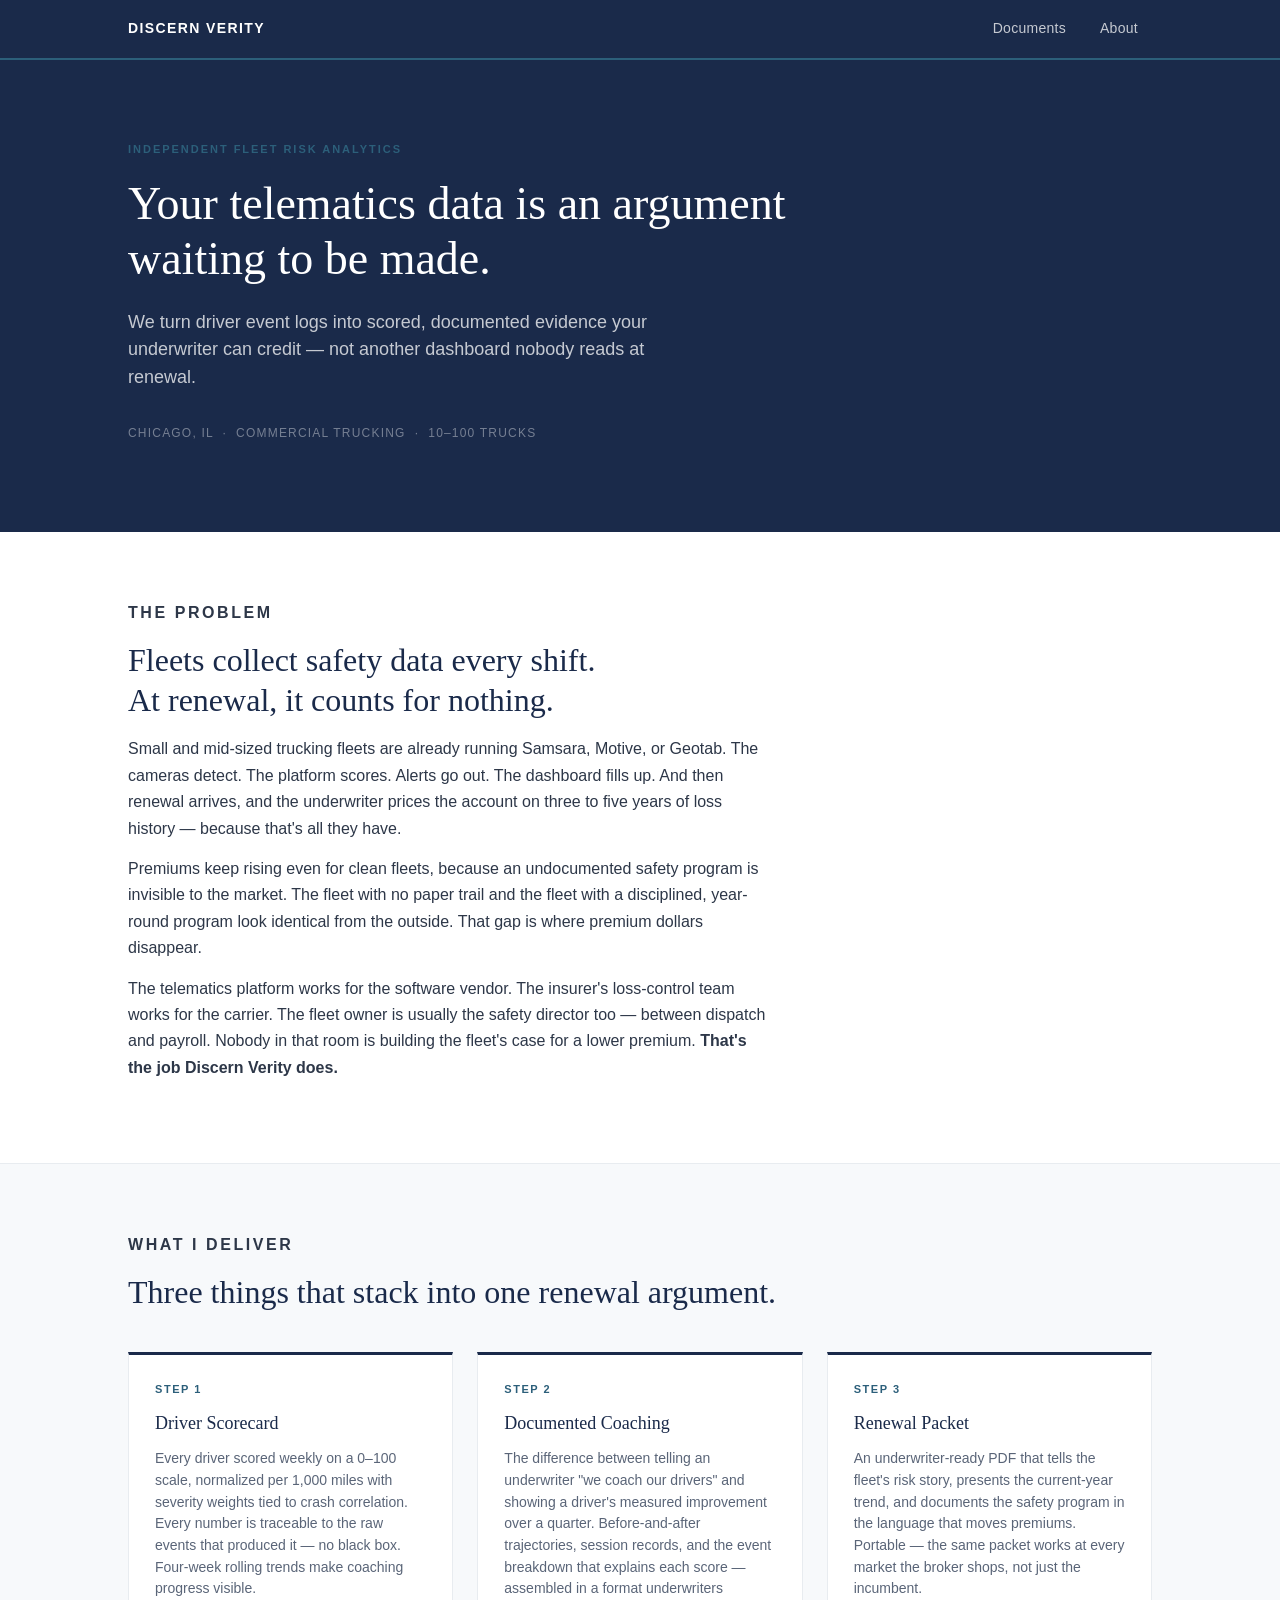
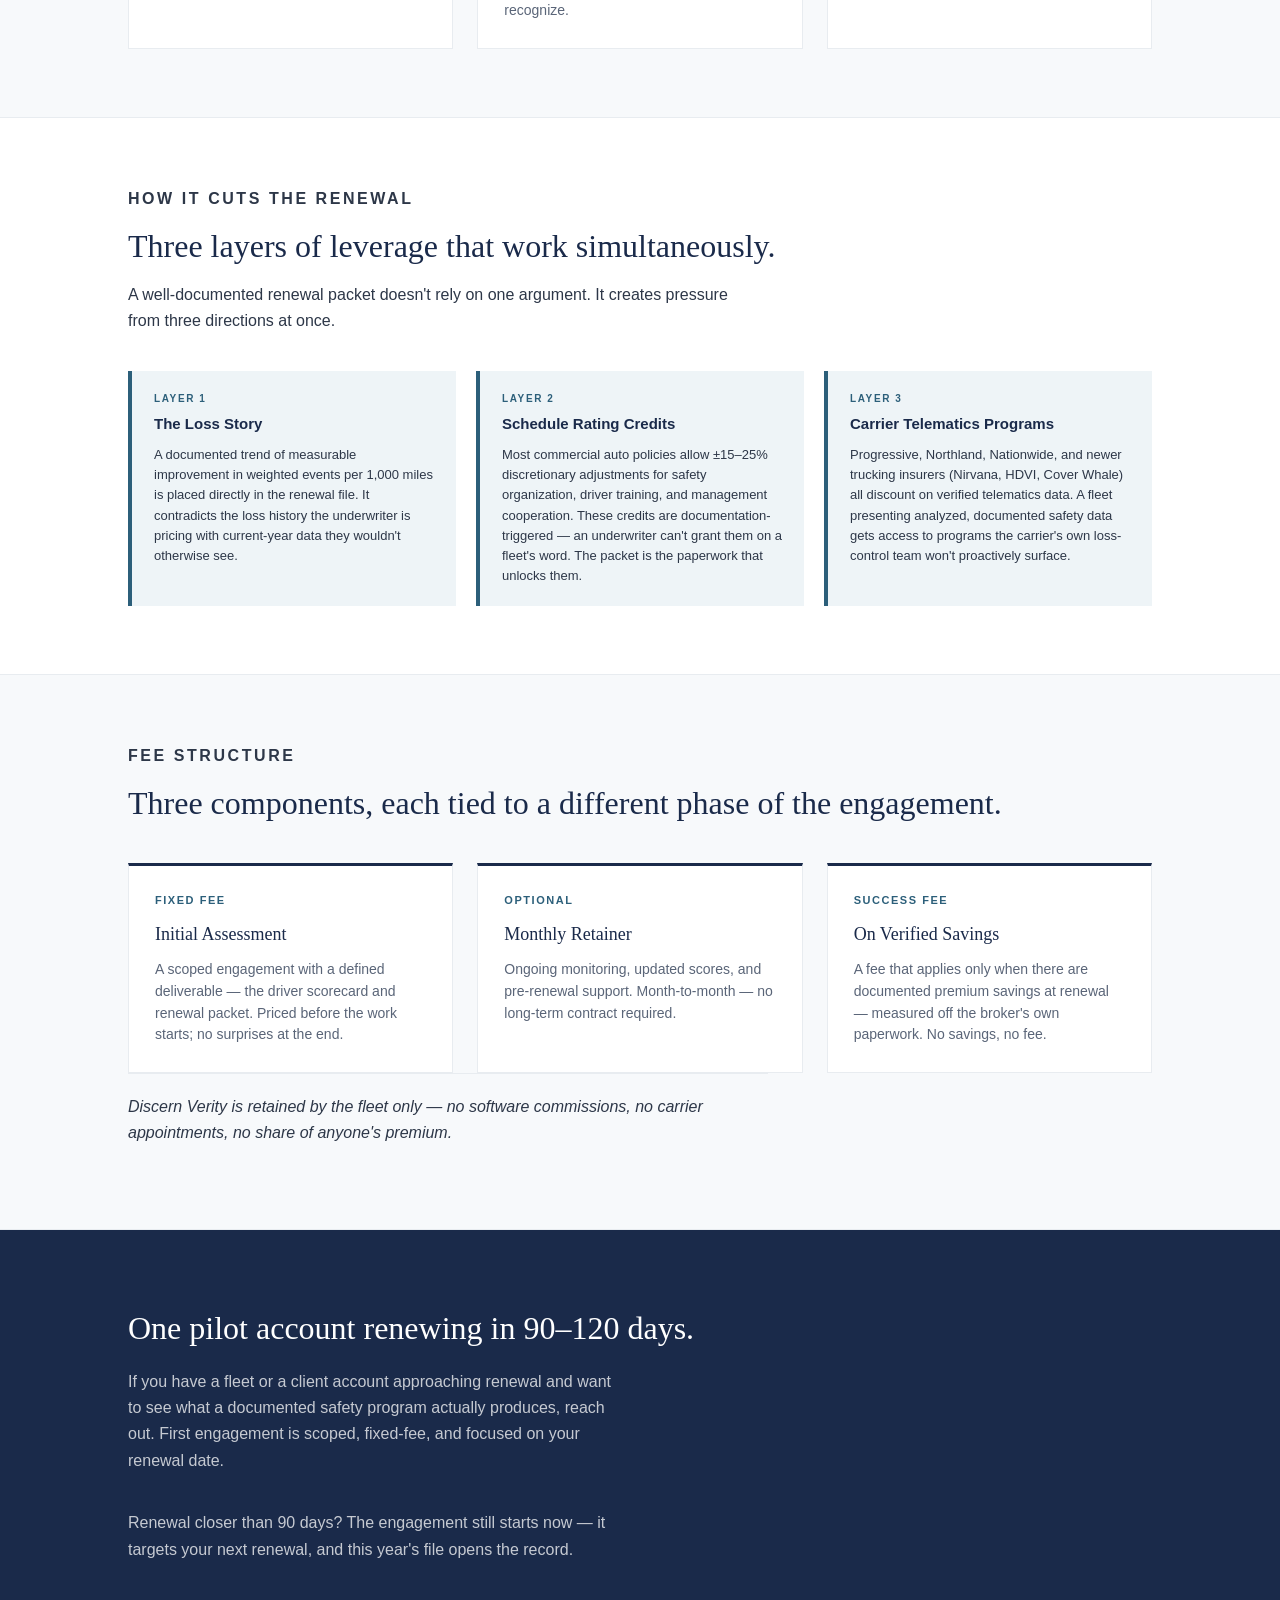
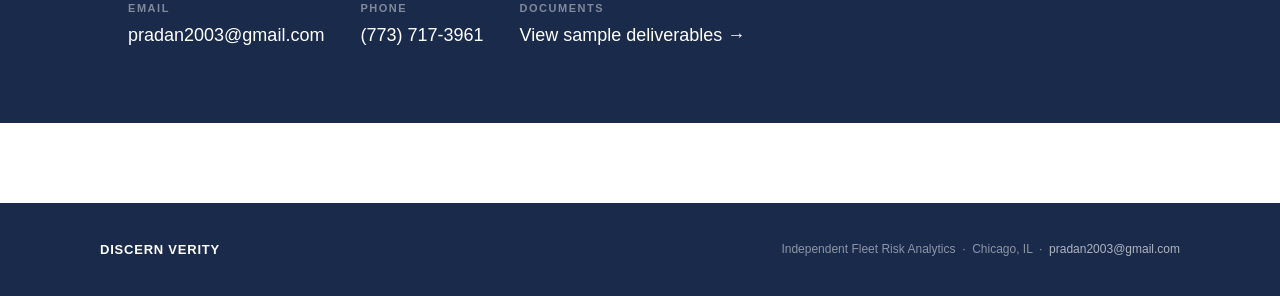
<file: index.html>
<!DOCTYPE html>
<html lang="en">
<head>
  <meta charset="UTF-8">
  <meta name="viewport" content="width=device-width, initial-scale=1.0">
  <title>Discern Verity — Independent Fleet Risk Analytics</title>
  <meta name="description" content="Discern Verity turns fleet telematics data into driver scorecards, documented coaching, and underwriter-ready renewal packets. Chicago, IL.">
  <link rel="stylesheet" href="site.css">
</head>
<body>

  <!-- ── Header ─────────────────────────────────────────────────────── -->
  <header class="site-header">
    <nav class="site-nav container">
      <a class="brand" href="index.html">Discern Verity</a>
      <div class="nav-links">
        <a href="documents.html">Documents</a>
        <a href="about.html">About</a>
      </div>
    </nav>
  </header>

  <!-- ── Hero ───────────────────────────────────────────────────────── -->
  <section class="hero">
    <div class="container">
      <p class="hero-eyebrow">Independent Fleet Risk Analytics</p>
      <h1>Your telematics data is an argument waiting to be made.</h1>
      <p class="hero-sub">
        We turn driver event logs into scored, documented evidence your underwriter
        can credit — not another dashboard nobody reads at renewal.
      </p>
      <p class="hero-location">Chicago, IL &nbsp;·&nbsp; Commercial Trucking &nbsp;·&nbsp; 10–100 trucks</p>
    </div>
  </section>

  <!-- ── Problem ────────────────────────────────────────────────────── -->
  <section class="section">
    <div class="container">
      <p class="section-label">The problem</p>
      <h2>Fleets collect safety data every shift.<br>At renewal, it counts for nothing.</h2>
      <div class="section-body">
        <p>
          Small and mid-sized trucking fleets are already running Samsara, Motive, or Geotab.
          The cameras detect. The platform scores. Alerts go out. The dashboard fills up.
          And then renewal arrives, and the underwriter prices the account on three to five
          years of loss history — because that's all they have.
        </p>
        <p>
          Premiums keep rising even for clean fleets, because an undocumented safety
          program is invisible to the market. The fleet with no paper trail and the fleet
          with a disciplined, year-round program look identical from the outside.
          That gap is where premium dollars disappear.
        </p>
        <p>
          The telematics platform works for the software vendor. The insurer's loss-control
          team works for the carrier. The fleet owner is usually the safety director too —
          between dispatch and payroll. Nobody in that room is building the fleet's case
          for a lower premium.
          <strong>That's the job Discern Verity does.</strong>
        </p>
      </div>
    </div>
  </section>

  <hr class="section-divider">

  <!-- ── What I deliver ─────────────────────────────────────────────── -->
  <section class="section section-alt">
    <div class="container">
      <p class="section-label">What I deliver</p>
      <h2>Three things that stack into one renewal argument.</h2>
      <div class="deliver-grid">

        <div class="deliver-card">
          <p class="step">Step 1</p>
          <h3>Driver Scorecard</h3>
          <p>
            Every driver scored weekly on a 0–100 scale, normalized per 1,000 miles
            with severity weights tied to crash correlation. Every number is
            traceable to the raw events that produced it — no black box.
            Four-week rolling trends make coaching progress visible.
          </p>
        </div>

        <div class="deliver-card">
          <p class="step">Step 2</p>
          <h3>Documented Coaching</h3>
          <p>
            The difference between telling an underwriter "we coach our drivers"
            and showing a driver's measured improvement over a quarter.
            Before-and-after trajectories, session records, and the event breakdown
            that explains each score — assembled in a format underwriters recognize.
          </p>
        </div>

        <div class="deliver-card">
          <p class="step">Step 3</p>
          <h3>Renewal Packet</h3>
          <p>
            An underwriter-ready PDF that tells the fleet's risk story, presents
            the current-year trend, and documents the safety program in the language
            that moves premiums. Portable — the same packet works at every market
            the broker shops, not just the incumbent.
          </p>
        </div>

      </div>
    </div>
  </section>

  <hr class="section-divider">

  <!-- ── Three Layers ───────────────────────────────────────────────── -->
  <section class="section">
    <div class="container">
      <p class="section-label">How it cuts the renewal</p>
      <h2>Three layers of leverage that work simultaneously.</h2>
      <p style="max-width:600px; margin-bottom:0; color:var(--body-text);">
        A well-documented renewal packet doesn't rely on one argument.
        It creates pressure from three directions at once.
      </p>

      <div class="layers-grid">

        <div class="layer-card">
          <p class="layer-num">Layer 1</p>
          <h3>The Loss Story</h3>
          <p>
            A documented trend of measurable improvement in weighted events per
            1,000 miles is placed directly in the renewal file. It contradicts the
            loss history the underwriter is pricing with current-year data they
            wouldn't otherwise see.
          </p>
        </div>

        <div class="layer-card">
          <p class="layer-num">Layer 2</p>
          <h3>Schedule Rating Credits</h3>
          <p>
            Most commercial auto policies allow ±15–25% discretionary adjustments
            for safety organization, driver training, and management cooperation.
            These credits are documentation-triggered — an underwriter can't grant
            them on a fleet's word. The packet is the paperwork that unlocks them.
          </p>
        </div>

        <div class="layer-card">
          <p class="layer-num">Layer 3</p>
          <h3>Carrier Telematics Programs</h3>
          <p>
            Progressive, Northland, Nationwide, and newer trucking insurers
            (Nirvana, HDVI, Cover Whale) all discount on verified telematics data.
            A fleet presenting analyzed, documented safety data gets access to
            programs the carrier's own loss-control team won't proactively surface.
          </p>
        </div>

      </div>
    </div>
  </section>

  <hr class="section-divider">

  <!-- ── Fee structure ─────────────────────────────────────────────── -->
  <section class="section section-alt">
    <div class="container">
      <p class="section-label">Fee structure</p>
      <h2>Three components, each tied to a different phase of the engagement.</h2>
      <div class="deliver-grid">

        <div class="deliver-card">
          <p class="step">Fixed Fee</p>
          <h3>Initial Assessment</h3>
          <p>
            A scoped engagement with a defined deliverable — the driver scorecard and
            renewal packet. Priced before the work starts; no surprises at the end.
          </p>
        </div>

        <div class="deliver-card">
          <p class="step">Optional</p>
          <h3>Monthly Retainer</h3>
          <p>
            Ongoing monitoring, updated scores, and pre-renewal support.
            Month-to-month — no long-term contract required.
          </p>
        </div>

        <div class="deliver-card">
          <p class="step">Success Fee</p>
          <h3>On Verified Savings</h3>
          <p>
            A fee that applies only when there are documented premium savings at
            renewal — measured off the broker's own paperwork. No savings, no fee.
          </p>
        </div>

      </div>
      <p class="paid-closer">
        Discern Verity is retained by the fleet only — no software commissions,
        no carrier appointments, no share of anyone's premium.
      </p>
    </div>
  </section>

  <hr class="section-divider">

  <!-- ── CTA / Contact ──────────────────────────────────────────────── -->
  <section class="cta-section">
    <div class="container">
      <h2>One pilot account renewing in 90–120 days.</h2>
      <p>
        If you have a fleet or a client account approaching renewal and want to
        see what a documented safety program actually produces, reach out.
        First engagement is scoped, fixed-fee, and focused on your renewal date.
      </p>
      <p class="cta-secondary">
        Renewal closer than 90 days? The engagement still starts now — it
        targets your next renewal, and this year's file opens the record.
      </p>
      <div class="contact-grid">
        <div class="contact-item">
          <span class="contact-label">Email</span>
          <span class="contact-value">
            <a href="mailto:pradan2003@gmail.com">pradan2003@gmail.com</a>
          </span>
        </div>
        <div class="contact-item">
          <span class="contact-label">Phone</span>
          <span class="contact-value">
            <a href="tel:+17737173961">(773) 717-3961</a>
          </span>
        </div>
        <div class="contact-item">
          <span class="contact-label">Documents</span>
          <span class="contact-value">
            <a href="documents.html">View sample deliverables →</a>
          </span>
        </div>
      </div>
    </div>
  </section>

  <!-- ── Footer ─────────────────────────────────────────────────────── -->
  <footer class="site-footer">
    <div class="footer-inner">
      <span class="footer-brand">Discern Verity</span>
      <span class="footer-copy">
        Independent Fleet Risk Analytics &nbsp;·&nbsp; Chicago, IL
        &nbsp;·&nbsp; <a href="mailto:pradan2003@gmail.com">pradan2003@gmail.com</a>
      </span>
    </div>
  </footer>

</body>
</html>
</file>
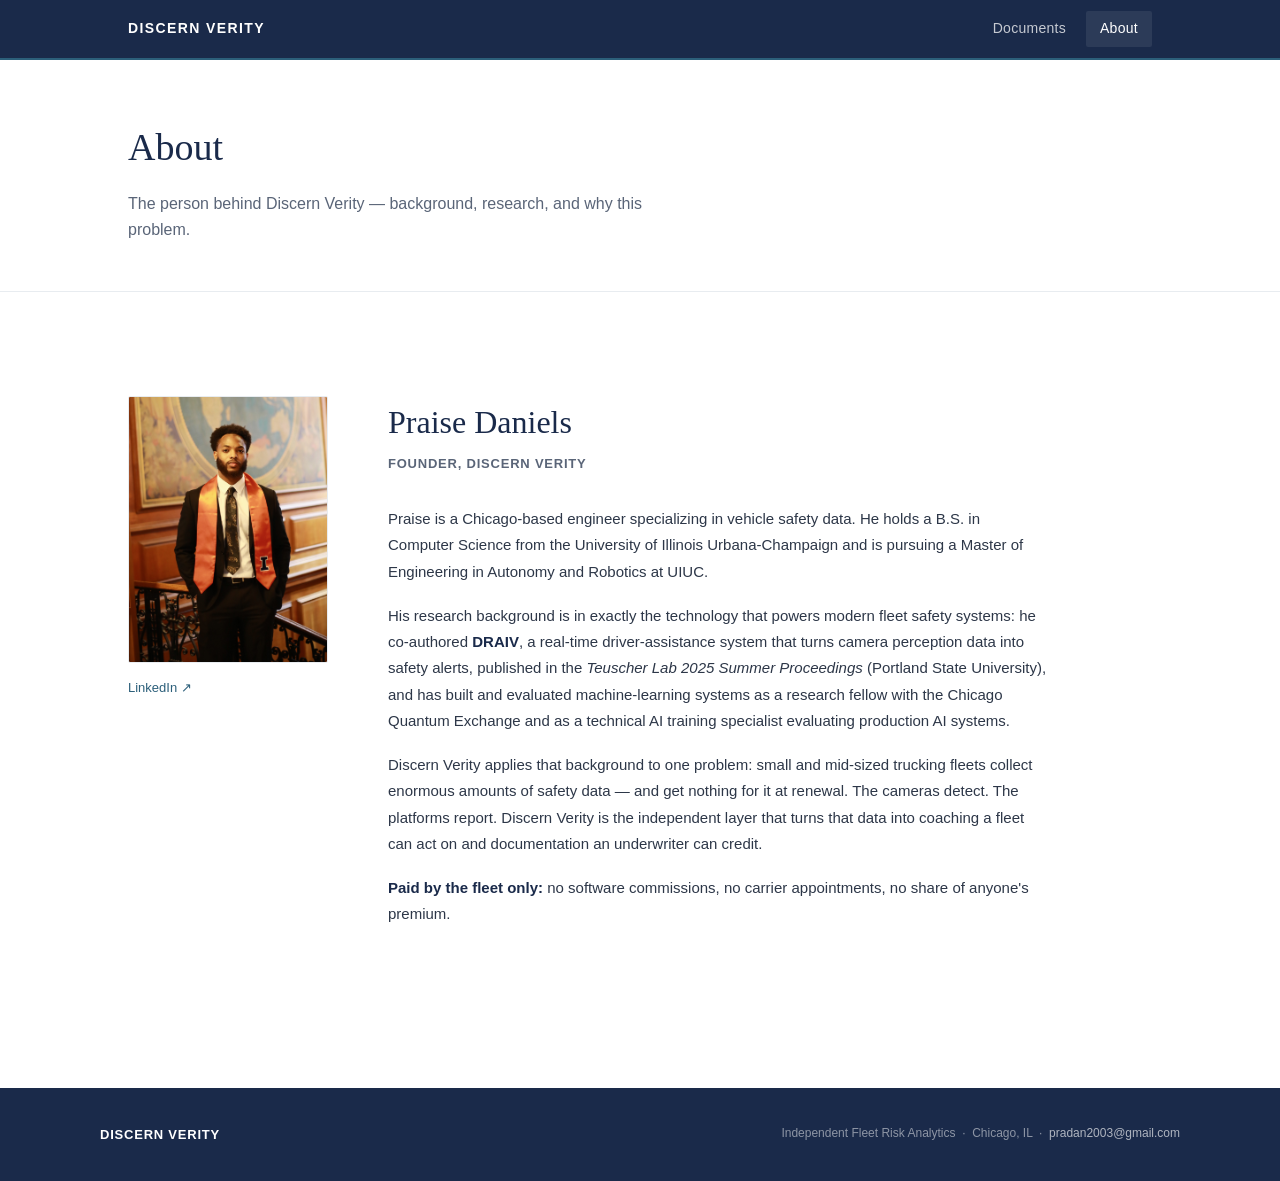
<file: about.html>
<!DOCTYPE html>
<html lang="en">
<head>
  <meta charset="UTF-8">
  <meta name="viewport" content="width=device-width, initial-scale=1.0">
  <title>About — Discern Verity</title>
  <meta name="description" content="Praise Daniels — Founder of Discern Verity. Chicago-based engineer specializing in vehicle safety data and fleet risk analytics.">
  <link rel="stylesheet" href="site.css">
</head>
<body>

  <!-- ── Header ─────────────────────────────────────────────────────── -->
  <header class="site-header">
    <nav class="site-nav container">
      <a class="brand" href="index.html">Discern Verity</a>
      <div class="nav-links">
        <a href="documents.html">Documents</a>
        <a href="about.html" class="active">About</a>
      </div>
    </nav>
  </header>

  <!-- ── Page intro ─────────────────────────────────────────────────── -->
  <div class="page-intro">
    <div class="container">
      <h1>About</h1>
      <p>
        The person behind Discern Verity — background, research, and why this problem.
      </p>
    </div>
  </div>

  <!-- ── Bio ────────────────────────────────────────────────────────── -->
  <section class="about-section">
    <div class="container">
      <div class="about-layout">

        <!-- Photo column -->
        <div class="about-photo-wrap">
          <img
            src="assets/profile.jpg"
            alt="Praise Daniels, Founder of Discern Verity"
            width="200"
          >
          <div class="about-photo-links">
            <a href="https://www.linkedin.com/in/praise-daniels-b732b91b8" target="_blank" rel="noopener">
              LinkedIn ↗
            </a>
          </div>
        </div>

        <!-- Bio column -->
        <div class="about-bio">
          <h1>Praise Daniels</h1>
          <p class="title-line">Founder, Discern Verity</p>

          <p>
            Praise is a Chicago-based engineer specializing in vehicle safety data.
            He holds a B.S. in Computer Science from the University of Illinois
            Urbana-Champaign and is pursuing a Master of Engineering in Autonomy
            and Robotics at UIUC.
          </p>

          <p>
            His research background is in exactly the technology that powers modern
            fleet safety systems: he co-authored <strong>DRAIV</strong>, a real-time
            driver-assistance system that turns camera perception data into safety
            alerts, published in the <em>Teuscher Lab 2025 Summer Proceedings</em>
            (Portland State University), and has built and evaluated machine-learning
            systems as a research fellow with the Chicago Quantum Exchange and as a
            technical AI training specialist evaluating production AI systems.
          </p>

          <p>
            Discern Verity applies that background to one problem: small and mid-sized
            trucking fleets collect enormous amounts of safety data — and get nothing
            for it at renewal. The cameras detect. The platforms report. Discern Verity
            is the independent layer that turns that data into coaching a fleet can act
            on and documentation an underwriter can credit.
          </p>

          <p>
            <strong>Paid by the fleet only:</strong> no software commissions, no carrier
            appointments, no share of anyone's premium.
          </p>
        </div>

      </div>
    </div>
  </section>

  <!-- ── Footer ─────────────────────────────────────────────────────── -->
  <footer class="site-footer">
    <div class="footer-inner">
      <span class="footer-brand">Discern Verity</span>
      <span class="footer-copy">
        Independent Fleet Risk Analytics &nbsp;·&nbsp; Chicago, IL
        &nbsp;·&nbsp; <a href="mailto:pradan2003@gmail.com">pradan2003@gmail.com</a>
      </span>
    </div>
  </footer>

</body>
</html>
</file>
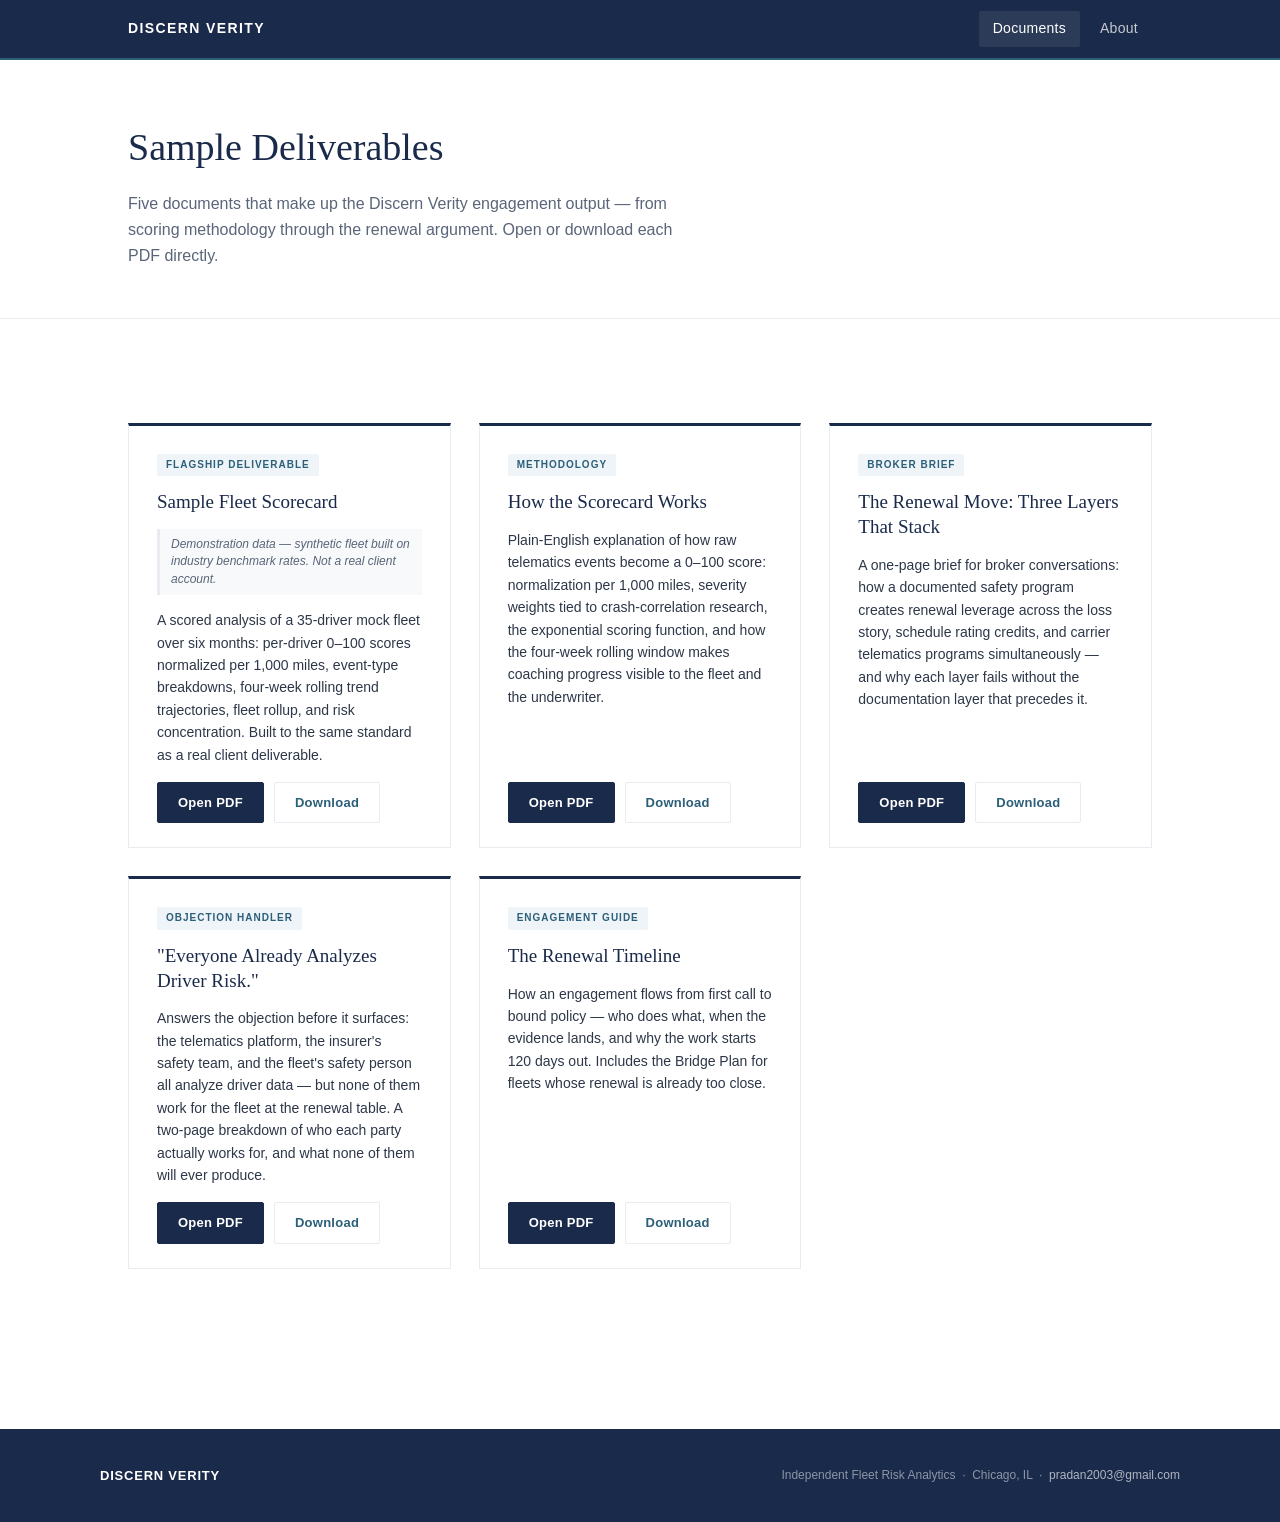
<file: documents.html>
<!DOCTYPE html>
<html lang="en">
<head>
  <meta charset="UTF-8">
  <meta name="viewport" content="width=device-width, initial-scale=1.0">
  <title>Documents — Discern Verity</title>
  <meta name="description" content="Sample deliverables from Discern Verity: driver scorecard, methodology, program stacking, and differentiation one-pagers.">
  <link rel="stylesheet" href="site.css">
</head>
<body>

  <!-- ── Header ─────────────────────────────────────────────────────── -->
  <header class="site-header">
    <nav class="site-nav container">
      <a class="brand" href="index.html">Discern Verity</a>
      <div class="nav-links">
        <a href="documents.html" class="active">Documents</a>
        <a href="about.html">About</a>
      </div>
    </nav>
  </header>

  <!-- ── Page intro ─────────────────────────────────────────────────── -->
  <div class="page-intro">
    <div class="container">
      <h1>Sample Deliverables</h1>
      <p>
        Five documents that make up the Discern Verity engagement output —
        from scoring methodology through the renewal argument. Open or download
        each PDF directly.
      </p>
    </div>
  </div>

  <!-- ── Document cards ─────────────────────────────────────────────── -->
  <section class="doc-section">
    <div class="container">
      <div class="doc-grid">

        <!-- Card 1: Sample Scorecard -->
        <div class="doc-card">
          <span class="doc-tag">Flagship Deliverable</span>
          <h3>Sample Fleet Scorecard</h3>

          <!-- Demo note must be visible without scrolling on this card -->
          <div class="demo-note">
            Demonstration data — synthetic fleet built on industry benchmark rates.
            Not a real client account.
          </div>

          <p>
            A scored analysis of a 35-driver mock fleet over six months: per-driver
            0–100 scores normalized per 1,000 miles, event-type breakdowns, four-week
            rolling trend trajectories, fleet rollup, and risk concentration. Built to
            the same standard as a real client deliverable.
          </p>
          <div class="doc-actions">
            <a class="btn btn-primary" href="assets/sample_scorecard.pdf" target="_blank" rel="noopener">Open PDF</a>
            <a class="btn btn-secondary" href="assets/sample_scorecard.pdf" download>Download</a>
          </div>
        </div>

        <!-- Card 2: Methodology One-Pager -->
        <div class="doc-card">
          <span class="doc-tag">Methodology</span>
          <h3>How the Scorecard Works</h3>
          <p>
            Plain-English explanation of how raw telematics events become a 0–100 score:
            normalization per 1,000 miles, severity weights tied to crash-correlation
            research, the exponential scoring function, and how the four-week rolling
            window makes coaching progress visible to the fleet and the underwriter.
          </p>
          <div class="doc-actions">
            <a class="btn btn-primary" href="assets/methodology_onepager.pdf" target="_blank" rel="noopener">Open PDF</a>
            <a class="btn btn-secondary" href="assets/methodology_onepager.pdf" download>Download</a>
          </div>
        </div>

        <!-- Card 3: Program Stacking Sheet -->
        <div class="doc-card">
          <span class="doc-tag">Broker Brief</span>
          <h3>The Renewal Move: Three Layers That Stack</h3>
          <p>
            A one-page brief for broker conversations: how a documented safety program
            creates renewal leverage across the loss story, schedule rating credits, and
            carrier telematics programs simultaneously — and why each layer fails without
            the documentation layer that precedes it.
          </p>
          <div class="doc-actions">
            <a class="btn btn-primary" href="assets/program_stacking_sheet.pdf" target="_blank" rel="noopener">Open PDF</a>
            <a class="btn btn-secondary" href="assets/program_stacking_sheet.pdf" download>Download</a>
          </div>
        </div>

        <!-- Card 4: Differentiation One-Pager -->
        <div class="doc-card">
          <span class="doc-tag">Objection Handler</span>
          <h3>"Everyone Already Analyzes Driver Risk."</h3>
          <p>
            Answers the objection before it surfaces: the telematics platform, the
            insurer's safety team, and the fleet's safety person all analyze driver data —
            but none of them work for the fleet at the renewal table. A two-page breakdown
            of who each party actually works for, and what none of them will ever produce.
          </p>
          <div class="doc-actions">
            <a class="btn btn-primary" href="assets/differentiation_onepager.pdf" target="_blank" rel="noopener">Open PDF</a>
            <a class="btn btn-secondary" href="assets/differentiation_onepager.pdf" download>Download</a>
          </div>
        </div>

        <!-- Card 5: Renewal Timeline -->
        <div class="doc-card">
          <span class="doc-tag">Engagement Guide</span>
          <h3>The Renewal Timeline</h3>
          <p>
            How an engagement flows from first call to bound policy — who does what,
            when the evidence lands, and why the work starts 120 days out. Includes
            the Bridge Plan for fleets whose renewal is already too close.
          </p>
          <div class="doc-actions">
            <a class="btn btn-primary" href="assets/renewal_timeline.pdf" target="_blank" rel="noopener">Open PDF</a>
            <a class="btn btn-secondary" href="assets/renewal_timeline.pdf" download>Download</a>
          </div>
        </div>

      </div>
    </div>
  </section>

  <!-- ── Footer ─────────────────────────────────────────────────────── -->
  <footer class="site-footer">
    <div class="footer-inner">
      <span class="footer-brand">Discern Verity</span>
      <span class="footer-copy">
        Independent Fleet Risk Analytics &nbsp;·&nbsp; Chicago, IL
        &nbsp;·&nbsp; <a href="mailto:pradan2003@gmail.com">pradan2003@gmail.com</a>
      </span>
    </div>
  </footer>

</body>
</html>
</file>
<file: site.css>
/*
  Discern Verity — site.css
  ──────────────────────────────────────────────────────────────────────────
  ALL color values are sourced directly from
  src/discern_verity/reporting/theme.py in the private Discern_Verity repo.
  Variable names map one-to-one to theme.py constants.
  ──────────────────────────────────────────────────────────────────────────
*/

:root {
  --navy:          #1a2a4a;  /* theme.py  NAVY         */
  --gray:          #5a6578;  /* theme.py  GRAY         */
  --accent:        #2c5f7a;  /* theme.py  ACCENT       */
  --light-grid:    #e8ecf0;  /* theme.py  LIGHT_GRID   */
  --light-bg:      #f7f9fb;  /* theme.py  LIGHT_BG     */
  --callout-bg:    #eef4f7;  /* theme.py  CALLOUT_BG   */
  --body-text:     #2d3748;  /* theme.py  BODY_TEXT    */
  --bg-white:      #ffffff;  /* theme.py  BG_WHITE     */
  --bg-secondary:  #f4f6f8;  /* theme.py  BG_SECONDARY */

  --font-sans:  "Helvetica Neue", Helvetica, Arial, sans-serif; /* theme.py FONT       */
  --font-serif: Georgia, "Times New Roman", serif;              /* theme.py SERIF_FONT */
}

/* ── Reset ─────────────────────────────────────────────────────────────── */
*, *::before, *::after { box-sizing: border-box; }

body {
  margin: 0;
  font-family: var(--font-sans);
  font-size: 16px;
  line-height: 1.65;
  color: var(--body-text);
  background: var(--bg-white);
  -webkit-font-smoothing: antialiased;
}

a { color: var(--accent); text-decoration: none; }
a:hover { text-decoration: underline; }
img { max-width: 100%; height: auto; display: block; }

/* ── Layout ─────────────────────────────────────────────────────────────── */
.container {
  max-width: 1080px;
  margin: 0 auto;
  padding: 0 28px;
}

/* ── Header / Nav ───────────────────────────────────────────────────────── */
.site-header {
  background: var(--navy);
  position: sticky;
  top: 0;
  z-index: 100;
  border-bottom: 2px solid var(--accent);
}

.site-nav {
  display: flex;
  align-items: center;
  justify-content: space-between;
  height: 58px;
}

.brand {
  font-family: var(--font-sans);
  font-size: 14px;
  font-weight: 700;
  color: #ffffff;
  letter-spacing: 0.1em;
  text-transform: uppercase;
  text-decoration: none;
}
.brand:hover { text-decoration: none; opacity: 0.9; }

.nav-links { display: flex; align-items: center; gap: 6px; }
.nav-links a {
  color: rgba(255,255,255,0.75);
  font-size: 14px;
  padding: 6px 14px;
  border-radius: 2px;
  letter-spacing: 0.02em;
}
.nav-links a:hover { color: #ffffff; text-decoration: none; }
.nav-links a.active {
  color: #ffffff;
  background: rgba(255,255,255,0.08);
}

/* ── Footer ─────────────────────────────────────────────────────────────── */
.site-footer {
  background: var(--navy);
  padding: 36px 28px;
  margin-top: 80px;
}

.footer-inner {
  max-width: 1080px;
  margin: 0 auto;
  display: flex;
  justify-content: space-between;
  align-items: center;
  flex-wrap: wrap;
  gap: 12px;
}

.footer-brand {
  font-size: 13px;
  font-weight: 700;
  color: #ffffff;
  letter-spacing: 0.06em;
  text-transform: uppercase;
}

.footer-copy {
  font-size: 12px;
  color: rgba(255,255,255,0.5);
}

.footer-copy a { color: rgba(255,255,255,0.65); }

/* ── Hero ───────────────────────────────────────────────────────────────── */
.hero {
  background: var(--navy);
  padding: 80px 0 76px;
}

.hero-eyebrow {
  font-size: 11px;
  font-weight: 700;
  letter-spacing: 0.18em;
  text-transform: uppercase;
  color: var(--accent);
  margin: 0 0 18px;
}

.hero h1 {
  font-family: var(--font-serif);
  font-size: clamp(26px, 4vw, 46px);
  font-weight: normal;
  line-height: 1.2;
  color: #ffffff;
  margin: 0 0 22px;
  max-width: 680px;
}

.hero-sub {
  font-size: 18px;
  color: rgba(255,255,255,0.75);
  max-width: 540px;
  margin: 0 0 10px;
  line-height: 1.55;
}

.hero-location {
  font-size: 12px;
  letter-spacing: 0.1em;
  text-transform: uppercase;
  color: rgba(255,255,255,0.4);
  margin-top: 32px;
}

/* ── Sections ───────────────────────────────────────────────────────────── */
.section { padding: 68px 0; }
.section-alt { background: var(--light-bg); }

.section-label {
  font-size: 11px;
  font-weight: 700;
  letter-spacing: 0.16em;
  text-transform: uppercase;
  color: var(--gray);
  margin: 0 0 12px;
}

.section h2 {
  font-family: var(--font-serif);
  font-size: clamp(22px, 2.8vw, 32px);
  font-weight: normal;
  color: var(--navy);
  margin: 0 0 16px;
  line-height: 1.25;
}

.section > .container > p,
.section-body p {
  color: var(--body-text);
  max-width: 640px;
  margin: 0 0 14px;
  font-size: 16px;
}

/* ── Three-column deliver cards ─────────────────────────────────────────── */
.deliver-grid {
  display: grid;
  grid-template-columns: repeat(auto-fit, minmax(260px, 1fr));
  gap: 24px;
  margin-top: 40px;
}

.deliver-card {
  background: var(--bg-white);
  border: 1px solid var(--light-grid);
  border-top: 3px solid var(--navy);
  padding: 26px;
}

.deliver-card .step {
  font-size: 11px;
  font-weight: 700;
  letter-spacing: 0.14em;
  text-transform: uppercase;
  color: var(--accent);
  margin: 0 0 10px;
}

.deliver-card h3 {
  font-family: var(--font-serif);
  font-size: 18px;
  font-weight: normal;
  color: var(--navy);
  margin: 0 0 10px;
}

.deliver-card p {
  font-size: 14px;
  color: var(--gray);
  margin: 0;
  line-height: 1.55;
}

/* ── Renewal layers ─────────────────────────────────────────────────────── */
.layers-grid {
  display: grid;
  grid-template-columns: repeat(auto-fit, minmax(240px, 1fr));
  gap: 20px;
  margin-top: 36px;
}

.layer-card {
  background: var(--callout-bg);
  border-left: 4px solid var(--accent);
  padding: 20px 22px;
}

.layer-card .layer-num {
  font-size: 10px;
  font-weight: 700;
  letter-spacing: 0.16em;
  text-transform: uppercase;
  color: var(--accent);
  margin: 0 0 6px;
}

.layer-card h3 {
  font-size: 15px;
  font-weight: 700;
  color: var(--navy);
  margin: 0 0 8px;
}

.layer-card p {
  font-size: 13px;
  color: var(--body-text);
  margin: 0;
  line-height: 1.55;
}

/* ── CTA / Contact ──────────────────────────────────────────────────────── */
.cta-section {
  background: var(--navy);
  padding: 72px 0;
}

.cta-section h2 {
  font-family: var(--font-serif);
  font-size: clamp(22px, 2.8vw, 32px);
  font-weight: normal;
  color: #ffffff;
  margin: 0 0 14px;
}

.cta-section > .container > p {
  color: rgba(255,255,255,0.75);
  max-width: 500px;
  margin: 0 0 36px;
  font-size: 16px;
}

.contact-grid {
  display: flex;
  flex-wrap: wrap;
  gap: 36px;
}

.contact-item { display: flex; flex-direction: column; gap: 4px; }

.contact-label {
  font-size: 11px;
  font-weight: 700;
  letter-spacing: 0.14em;
  text-transform: uppercase;
  color: rgba(255,255,255,0.45);
}

.contact-value {
  font-size: 18px;
  color: #ffffff;
}
.contact-value a {
  color: #ffffff;
  font-weight: 500;
}
.contact-value a:hover { text-decoration: underline; }

/* ── Page intro header ──────────────────────────────────────────────────── */
.page-intro {
  padding: 56px 0 48px;
  border-bottom: 1px solid var(--light-grid);
}

.page-intro h1 {
  font-family: var(--font-serif);
  font-size: clamp(24px, 3vw, 38px);
  font-weight: normal;
  color: var(--navy);
  margin: 0 0 12px;
}

.page-intro p {
  font-size: 16px;
  color: var(--gray);
  margin: 0;
  max-width: 560px;
}

/* ── Document cards ─────────────────────────────────────────────────────── */
.doc-section { padding: 56px 0 80px; }

.doc-grid {
  display: grid;
  grid-template-columns: repeat(auto-fill, minmax(280px, 1fr));
  gap: 28px;
  margin-top: 48px;
}

.doc-card {
  background: var(--bg-white);
  border: 1px solid var(--light-grid);
  border-top: 3px solid var(--navy);
  padding: 28px 28px 24px;
  display: flex;
  flex-direction: column;
  gap: 14px;
}

.doc-tag {
  display: inline-block;
  font-size: 10px;
  font-weight: 700;
  letter-spacing: 0.1em;
  text-transform: uppercase;
  color: var(--accent);
  background: var(--callout-bg);
  padding: 3px 9px;
  border-radius: 2px;
  width: fit-content;
}

.doc-card h3 {
  font-family: var(--font-serif);
  font-size: 19px;
  font-weight: normal;
  color: var(--navy);
  margin: 0;
  line-height: 1.3;
}

.doc-card p {
  font-size: 14px;
  color: var(--body-text);
  margin: 0;
  line-height: 1.6;
  flex-grow: 1;
}

.demo-note {
  font-size: 12px;
  font-style: italic;
  color: var(--gray);
  background: var(--light-bg);
  border-left: 3px solid var(--light-grid);
  padding: 7px 11px;
  line-height: 1.45;
}

.doc-actions { display: flex; gap: 10px; flex-wrap: wrap; margin-top: 2px; }

.btn {
  display: inline-block;
  font-size: 13px;
  font-weight: 600;
  padding: 9px 20px;
  border-radius: 2px;
  letter-spacing: 0.02em;
  cursor: pointer;
  text-decoration: none;
  text-align: center;
}

.btn-primary {
  background: var(--navy);
  color: #ffffff;
  border: 1px solid var(--navy);
}
.btn-primary:hover {
  background: var(--accent);
  border-color: var(--accent);
  color: #ffffff;
  text-decoration: none;
}

.btn-secondary {
  background: transparent;
  color: var(--accent);
  border: 1px solid var(--light-grid);
}
.btn-secondary:hover {
  border-color: var(--accent);
  color: var(--accent);
  text-decoration: none;
}

/* ── About page ─────────────────────────────────────────────────────────── */
.about-section { padding: 56px 0 80px; }

.about-layout {
  display: grid;
  grid-template-columns: 200px 1fr;
  gap: 60px;
  align-items: start;
  margin-top: 48px;
}

.about-photo-wrap img {
  width: 100%;
  border-radius: 2px;
  border: 1px solid var(--light-grid);
  object-fit: cover;
  aspect-ratio: 3/4;
}

.about-photo-links {
  margin-top: 14px;
  display: flex;
  flex-direction: column;
  gap: 8px;
}

.about-photo-links a {
  font-size: 13px;
  color: var(--accent);
  display: flex;
  align-items: center;
  gap: 6px;
}

.about-bio h1 {
  font-family: var(--font-serif);
  font-size: clamp(24px, 2.8vw, 32px);
  font-weight: normal;
  color: var(--navy);
  margin: 0 0 4px;
}

.about-bio .title-line {
  font-size: 13px;
  font-weight: 600;
  letter-spacing: 0.06em;
  text-transform: uppercase;
  color: var(--gray);
  margin: 0 0 30px;
}

.about-bio p {
  font-size: 15px;
  line-height: 1.75;
  color: var(--body-text);
  margin: 0 0 18px;
  max-width: 660px;
}

.about-bio p:last-child { margin-bottom: 0; }

.about-bio strong { color: var(--navy); }

/* ── Dividers ───────────────────────────────────────────────────────────── */
.section-divider {
  border: none;
  border-top: 1px solid var(--light-grid);
  margin: 0;
}

/* ── How I'm paid closer line ───────────────────────────────────────────── */
.paid-closer {
  margin-top: 32px;
  padding-top: 20px;
  border-top: 1px solid var(--light-grid);
  font-size: 0.9rem;
  color: var(--body-text);
  font-style: italic;
  max-width: 600px;
}

/* ── CTA secondary line ──────────────────────────────────────────────────── */
.cta-secondary {
  margin-top: 14px;
  font-size: 0.875rem;
  color: var(--gray);   /* theme.py GRAY = #5a6578 — quiet secondary tone */
  max-width: 540px;
}

/* ── Mobile ─────────────────────────────────────────────────────────────── */
@media (max-width: 640px) {
  .container { padding: 0 18px; }

  .hero { padding: 52px 0 48px; }
  .section { padding: 48px 0; }
  .cta-section { padding: 52px 0; }
  .page-intro { padding: 40px 0 36px; }
  .doc-section, .about-section { padding: 40px 0 60px; }

  .about-layout {
    grid-template-columns: 1fr;
    gap: 32px;
  }
  .about-photo-wrap { max-width: 160px; }

  .footer-inner { flex-direction: column; align-items: flex-start; gap: 8px; }
  .site-footer { margin-top: 56px; }

  .contact-grid { flex-direction: column; gap: 24px; }

  .doc-actions { flex-direction: column; }
  .btn { width: 100%; }

  .nav-links a { padding: 6px 10px; }
}
</file>
